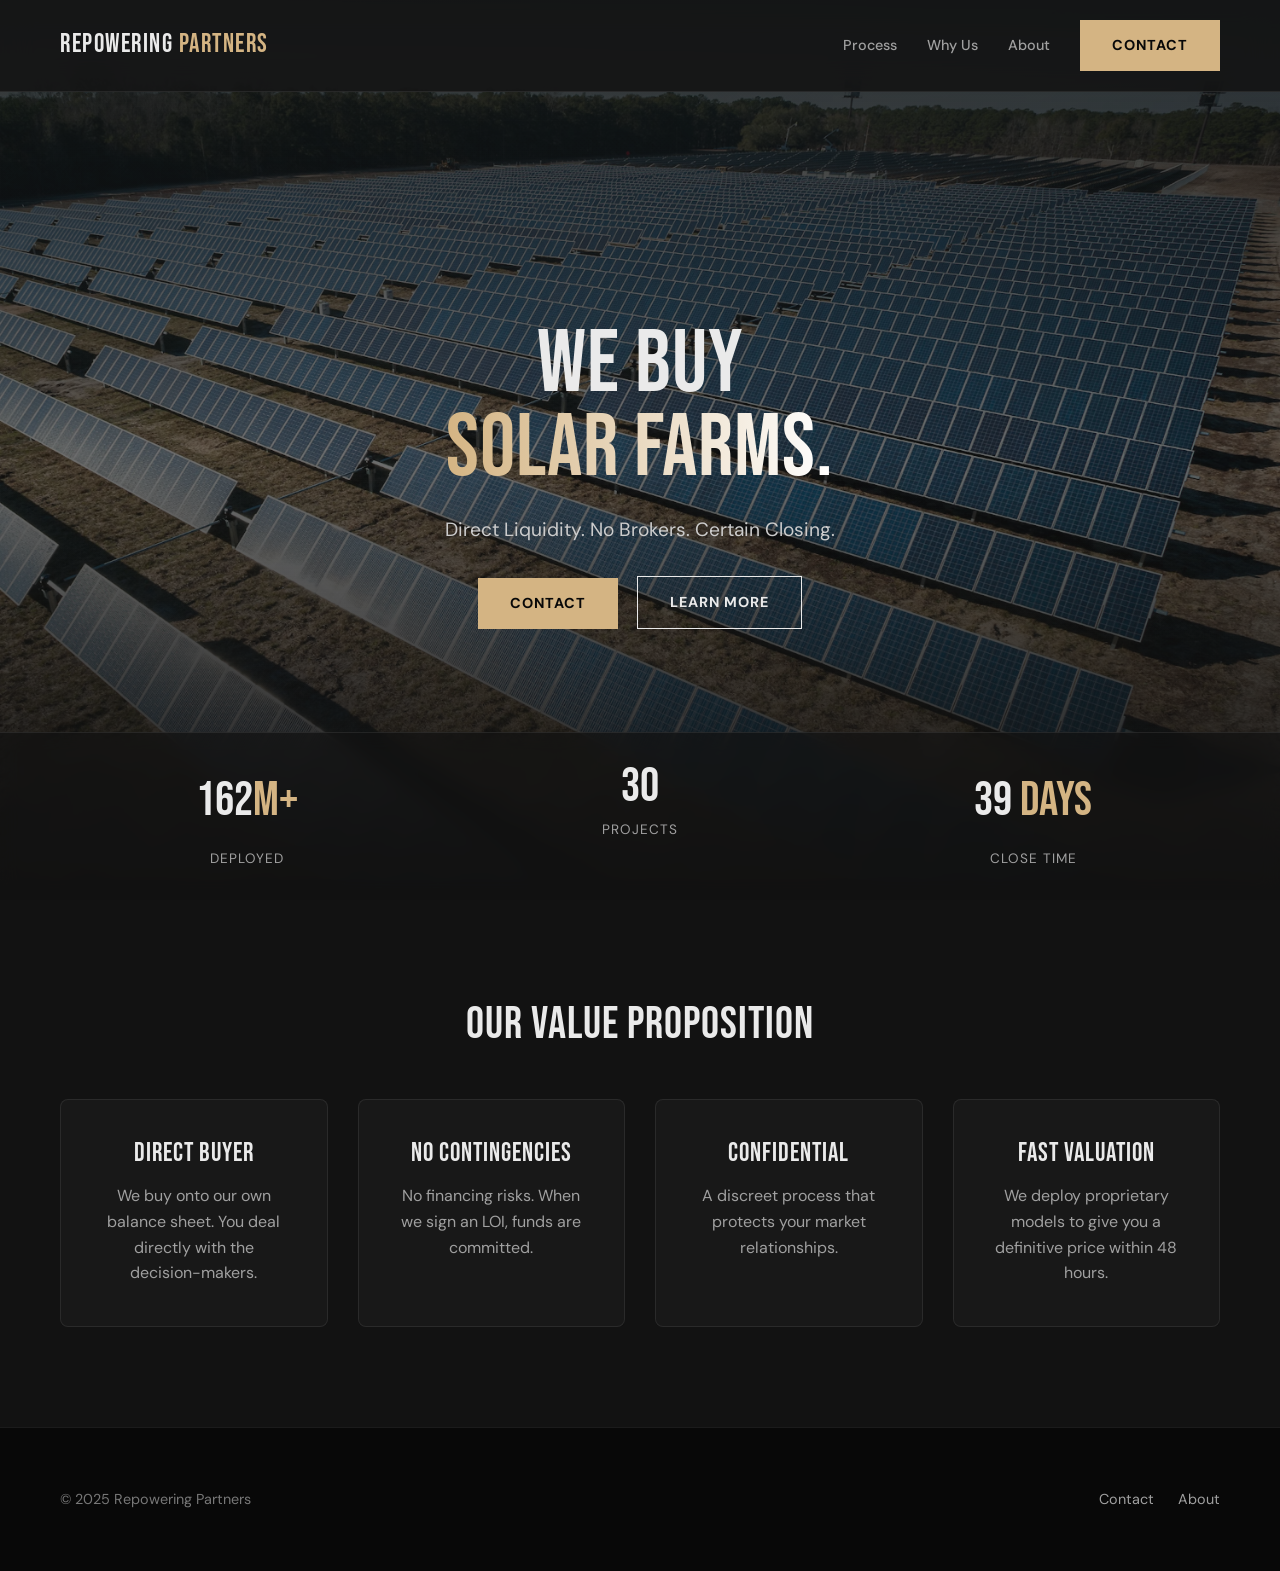
<file: index.html>
<!DOCTYPE html>
<html lang="en">
<head>
    <meta charset="UTF-8">
    <meta name="viewport" content="width=device-width, initial-scale=1.0">
    <title>Repowering Partners | Direct Solar Acquisition</title>
    <link href="https://fonts.googleapis.com/css2?family=Bebas+Neue&family=DM+Sans:wght@400;500;700&display=swap" rel="stylesheet">
    <link rel="stylesheet" href="style.css">
    <link rel="icon" href="data:image/svg+xml,<svg xmlns=%22http://www.w3.org/2000/svg%22 viewBox=%220 0 100 100%22><rect width=%22100%22 height=%22100%22 rx=%2220%22 fill=%22%23121212%22/><circle cx=%2250%22 cy=%2250%22 r=%2235%22 fill=%22%23D4B483%22/><path d=%22M50 10 L50 90 M10 50 L90 50 M22 22 L78 78 M22 78 L78 22%22 stroke=%22%23121212%22 stroke-width=%228%22 stroke-linecap=%22round%22/></svg>">
</head>
<body>
    <nav class="navbar">
        <div class="container nav-container">
            <a href="index.html" class="logo">REPOWERING <span class="text-accent">PARTNERS</span></a>
            <div class="nav-links">
                <a href="how-it-works.html">Process</a>
                <a href="why-us.html">Why Us</a>
                <a href="about.html">About</a>
                <a href="contact.html" class="btn btn-primary">Contact</a>
            </div>
            <div class="hamburger">
                <span style="display:block; width:30px; height:2px; background:#fff; margin:6px 0;"></span>
                <span style="display:block; width:30px; height:2px; background:#fff; margin:6px 0;"></span>
                <span style="display:block; width:30px; height:2px; background:#fff; margin:6px 0;"></span>
            </div>
        </div>
    </nav>
    <div class="mobile-menu">
        <a href="index.html" class="mobile-link">Home</a>
        <a href="how-it-works.html" class="mobile-link">Process</a>
        <a href="why-us.html" class="mobile-link">Why Us</a>
        <a href="contact.html" class="mobile-link">Contact</a>
    </div>

    <!-- HOME HERO -->
    <header class="hero">
        <div class="hero-bg" style="background-image: url('media/the1.avif');"></div>
        <div class="overlay"></div>
        <div class="container hero-content fade-in-up">
            <h1 class="hero-title">WE BUY <br><span class="text-accent gradient-text">SOLAR FARMS.</span></h1>
            <p style="font-size:1.2rem; color:#ccc; margin-bottom:30px;">Direct Liquidity. No Brokers. Certain Closing.</p>
            <div>
                <a href="contact.html" class="btn btn-primary">Contact</a>
                <a href="how-it-works.html" class="btn btn-ghost">Learn More</a>
            </div>
        </div>
        <div class="trust-bar fade-in">
            <div class="container trust-grid">
                <div><span class="stat-number" data-target="250">0</span><span class="stat-symbol">M+</span><span class="stat-label">Deployed</span></div>
                <div><span class="stat-number" data-target="45">0</span><span class="stat-label">Projects</span></div>
                <div><span class="stat-number" data-target="60">0</span><span class="stat-symbol"> Days</span><span class="stat-label">Close Time</span></div>
            </div>
        </div>
    </header>

    <!-- VALUE PREVIEW (Centered with 4 Cards) -->
    <section class="section">
        <div class="container project-section-centered">
            <h2 class="section-title fade-in">Our Value Proposition</h2>
            <div class="features-grid">
                <div class="card fade-in-up" style="animation-delay: 0.1s;">
                    <h3>Direct Buyer</h3>
                    <p style="color:var(--text-gray)">We buy onto our own balance sheet. You deal directly with the decision-makers.</p>
                </div>
                <div class="card fade-in-up" style="animation-delay: 0.2s;">
                    <h3>No Contingencies</h3>
                    <p style="color:var(--text-gray)">No financing risks. When we sign an LOI, funds are committed.</p>
                </div>
                <div class="card fade-in-up" style="animation-delay: 0.3s;">
                    <h3>Confidential</h3>
                    <p style="color:var(--text-gray)">A discreet process that protects your market relationships.</p>
                </div>
                <div class="card fade-in-up" style="animation-delay: 0.4s;">
                    <h3>Fast Valuation</h3>
                    <p style="color:var(--text-gray)">We deploy proprietary models to give you a definitive price within 48 hours.</p>
                </div>
            </div>
        </div>
    </section>

    <footer class="footer">
        <div class="container footer-content">
            <div>&copy; 2025 Repowering Partners</div>
            <div class="footer-links">
                <a href="contact.html">Contact</a>
                <a href="about.html">About</a>
            </div>
        </div>
    </footer>
    <script src="script.js"></script>
</body>
</html>
</file>
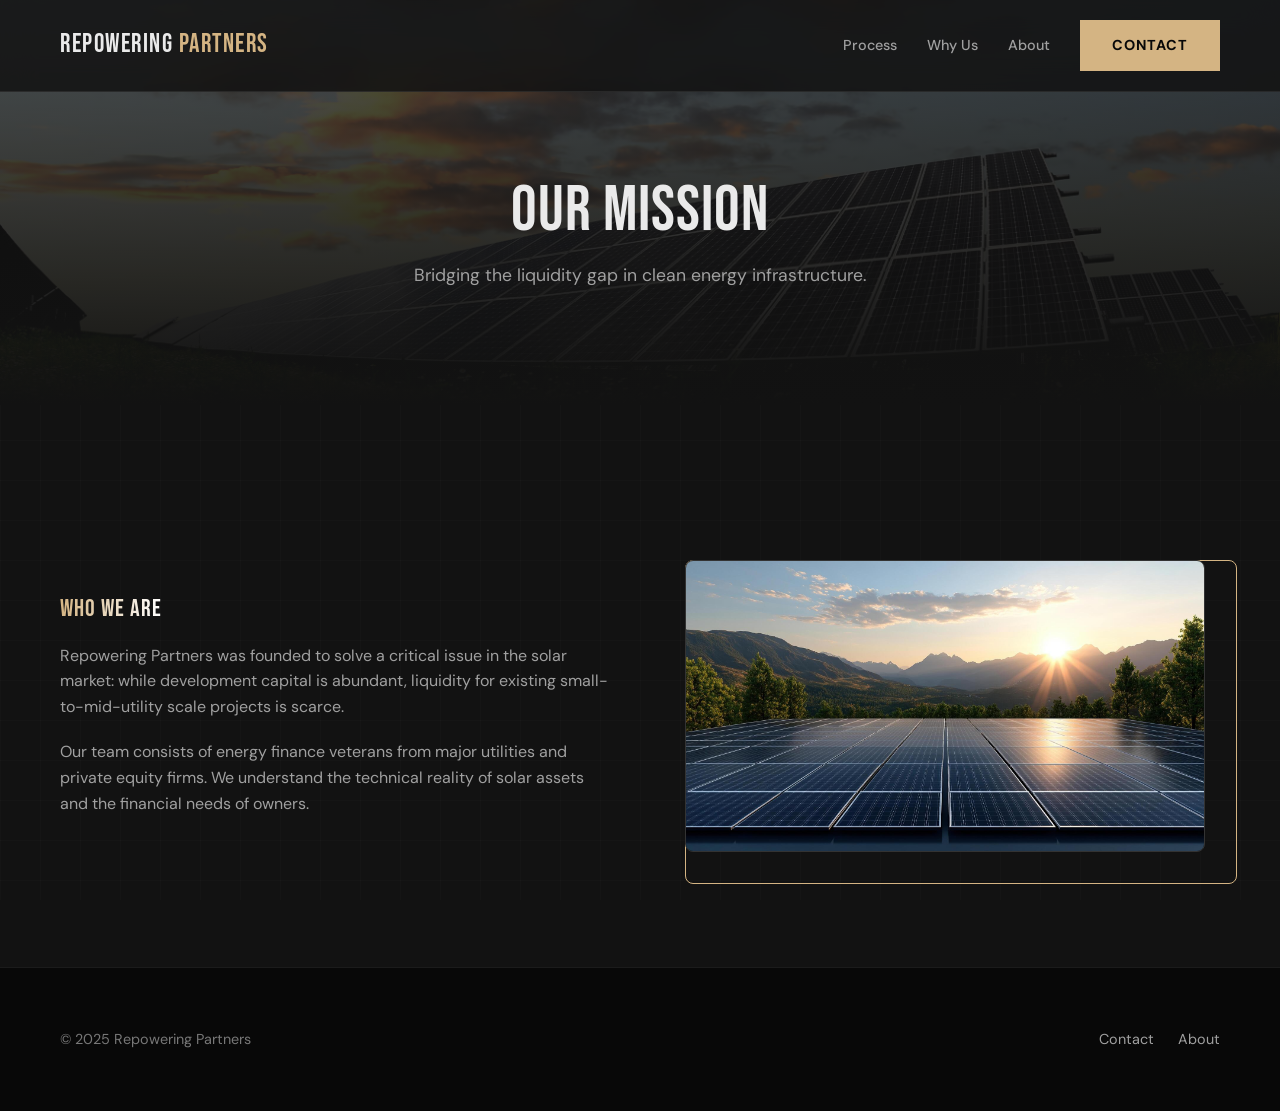
<file: about.html>
<!DOCTYPE html>
<html lang="en">
<head>
    <meta charset="UTF-8">
    <meta name="viewport" content="width=device-width, initial-scale=1.0">
    <title>About | Repowering Partners</title>
    <link href="https://fonts.googleapis.com/css2?family=Bebas+Neue&family=DM+Sans:wght@400;500;700&display=swap" rel="stylesheet">
    <link rel="stylesheet" href="style.css">
    <link rel="icon" href="data:image/svg+xml,<svg xmlns=%22http://www.w3.org/2000/svg%22 viewBox=%220 0 100 100%22><rect width=%22100%22 height=%22100%22 rx=%2220%22 fill=%22%23121212%22/><circle cx=%2250%22 cy=%2250%22 r=%2235%22 fill=%22%23D4B483%22/><path d=%22M50 10 L50 90 M10 50 L90 50 M22 22 L78 78 M22 78 L78 22%22 stroke=%22%23121212%22 stroke-width=%228%22 stroke-linecap=%22round%22/></svg>">
</head>
<body>
    <nav class="navbar">
        <div class="container nav-container">
            <a href="index.html" class="logo">REPOWERING <span class="text-accent">PARTNERS</span></a>
            <div class="nav-links">
                <a href="how-it-works.html">Process</a>
                <a href="why-us.html">Why Us</a>
                <a href="about.html">About</a>
                <a href="contact.html" class="btn btn-primary">Contact</a>
            </div>
             <div class="hamburger">
                <span style="display:block; width:30px; height:2px; background:#fff; margin:6px 0;"></span>
                <span style="display:block; width:30px; height:2px; background:#fff; margin:6px 0;"></span>
                <span style="display:block; width:30px; height:2px; background:#fff; margin:6px 0;"></span>
            </div>
        </div>
    </nav>
    <div class="mobile-menu">
        <a href="index.html" class="mobile-link">Home</a>
        <a href="how-it-works.html" class="mobile-link">Process</a>
        <a href="why-us.html" class="mobile-link">Why Us</a>
        <a href="contact.html" class="mobile-link">Get an Offer</a>
    </div>

    <header class="page-header" style="background-image: url('media/they.avif');">
        <div class="header-overlay"></div>
        <div class="header-content fade-in-up">
            <h1 class="header-title">Our Mission</h1>
            <p class="header-sub">Bridging the liquidity gap in clean energy infrastructure.</p>
        </div>
    </header>

    <section class="section">
        <div class="container grid-2">
            <div class="fade-in-up">
                <h2 style="margin-bottom:20px;" class="gradient-text">Who We Are</h2>
                <p style="color:var(--text-gray); margin-bottom:20px;">Repowering Partners was founded to solve a critical issue in the solar market: while development capital is abundant, liquidity for existing small-to-mid-utility scale projects is scarce.</p>
                <p style="color:var(--text-gray);">Our team consists of energy finance veterans from major utilities and private equity firms. We understand the technical reality of solar assets and the financial needs of owners.</p>
            </div>
            <div class="fade-in-up" style="animation-delay: 0.2s;">
                <div class="image-wrapper">
                    <img src="media/the.jpeg" style="width:100%; border:1px solid #333; height: 100%; object-fit: cover; border-radius: 8px;" alt="Solar Operations">
                </div>
            </div>
        </div>
    </section>

    <footer class="footer">
        <div class="container footer-content">
            <div>&copy; 2025 Repowering Partners</div>
            <div class="footer-links">
                <a href="contact.html">Contact</a>
                <a href="about.html">About</a>
            </div>
        </div>
    </footer>
    <script src="script.js"></script>
</body>
</html>
</file>
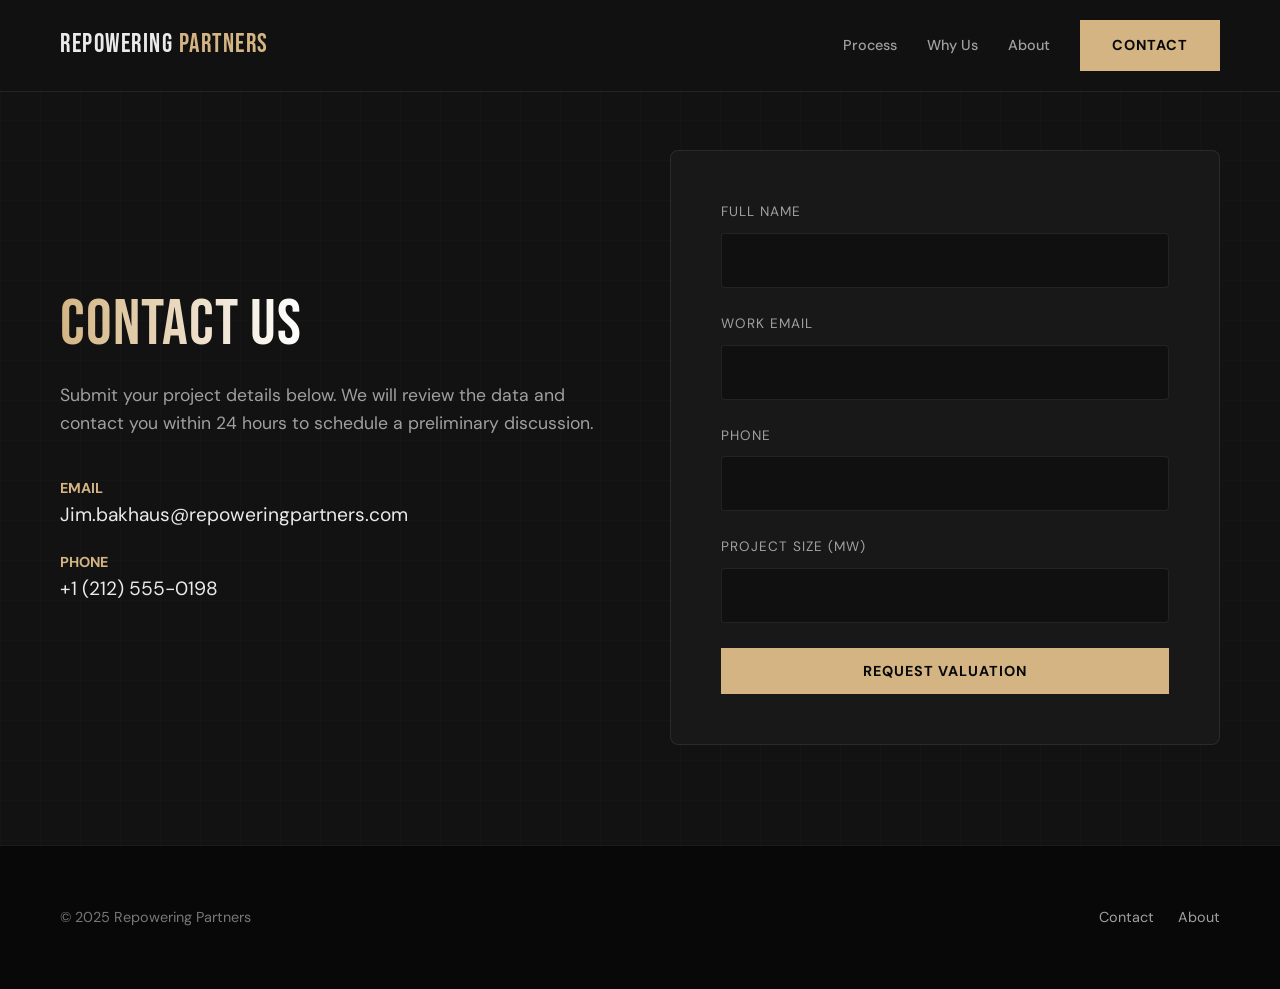
<file: contact.html>
<!DOCTYPE html>
<html lang="en">
<head>
    <meta charset="UTF-8">
    <meta name="viewport" content="width=device-width, initial-scale=1.0">
    <title>Get an Offer | Repowering Partners</title>
    <link href="https://fonts.googleapis.com/css2?family=Bebas+Neue&family=DM+Sans:wght@400;500;700&display=swap" rel="stylesheet">
    <link rel="stylesheet" href="style.css">
    <link rel="icon" href="data:image/svg+xml,<svg xmlns=%22http://www.w3.org/2000/svg%22 viewBox=%220 0 100 100%22><rect width=%22100%22 height=%22100%22 rx=%2220%22 fill=%22%23121212%22/><circle cx=%2250%22 cy=%2250%22 r=%2235%22 fill=%22%23D4B483%22/><path d=%22M50 10 L50 90 M10 50 L90 50 M22 22 L78 78 M22 78 L78 22%22 stroke=%22%23121212%22 stroke-width=%228%22 stroke-linecap=%22round%22/></svg>">
</head>
<body>
    <nav class="navbar">
        <div class="container nav-container">
            <a href="index.html" class="logo">REPOWERING <span class="text-accent">PARTNERS</span></a>
            <div class="nav-links">
                <a href="how-it-works.html">Process</a>
                <a href="why-us.html">Why Us</a>
                <a href="about.html">About</a>
                <a href="contact.html" class="btn btn-primary">Contact</a>
            </div>
             <div class="hamburger">
                <span style="display:block; width:30px; height:2px; background:#fff; margin:6px 0;"></span>
                <span style="display:block; width:30px; height:2px; background:#fff; margin:6px 0;"></span>
                <span style="display:block; width:30px; height:2px; background:#fff; margin:6px 0;"></span>
            </div>
        </div>
    </nav>
    <div class="mobile-menu">
        <a href="index.html" class="mobile-link">Home</a>
        <a href="how-it-works.html" class="mobile-link">Process</a>
        <a href="why-us.html" class="mobile-link">Why Us</a>
        <a href="contact.html" class="mobile-link">Contact</a>
    </div>

    <section class="section" style="padding-top:150px;">
        <div class="container">
            <div class="grid-2">
                <div class="fade-in-left">
                    <h1 class="gradient-text" style="font-size:4rem; margin-bottom:20px;">CONTACT US</h1>
                    <p style="color:var(--text-gray); margin-bottom:40px; font-size:1.1rem;">Submit your project details below. We will review the data and contact you within 24 hours to schedule a preliminary discussion.</p>
                    
                    <div style="margin-bottom:20px;">
                        <span style="color:var(--accent-primary); font-size:0.9rem; font-weight:bold; display:block;">EMAIL</span>
                        <span style="font-size:1.2rem;">Jim.bakhaus@repoweringpartners.com</span>
                    </div>
                    <div>
                        <span style="color:var(--accent-primary); font-size:0.9rem; font-weight:bold; display:block;">PHONE</span>
                        <span style="font-size:1.2rem;">+1 (212) 555-0198</span>
                    </div>
                </div>

                <form id="offerForm" class="contact-form fade-in-up card-hover">
                    <div class="form-group">
                        <label>Full Name</label>
                        <input type="text" required>
                    </div>
                    <div class="form-group">
                        <label>Work Email</label>
                        <input type="email" required>
                    </div>
                    <div class="form-group">
                        <label>Phone</label>
                        <input type="tel" required>
                    </div>
                    <div class="form-group">
                        <label>Project Size (MW)</label>
                        <input type="number" required>
                    </div>
                    <button type="submit" class="btn btn-primary" style="width:100%;">Request Valuation</button>
                    <div id="successMessage" style="display:none; text-align:center; color: var(--accent-primary); margin-top: 20px;">Thank you. We will be in touch shortly.</div>
                </form>
            </div>
        </div>
    </section>

    <footer class="footer">
        <div class="container footer-content">
            <div>&copy; 2025 Repowering Partners</div>
            <div class="footer-links">
                <a href="contact.html">Contact</a>
                <a href="about.html">About</a>
            </div>
        </div>
    </footer>
    <script src="script.js"></script>
</body>
</html>
</file>
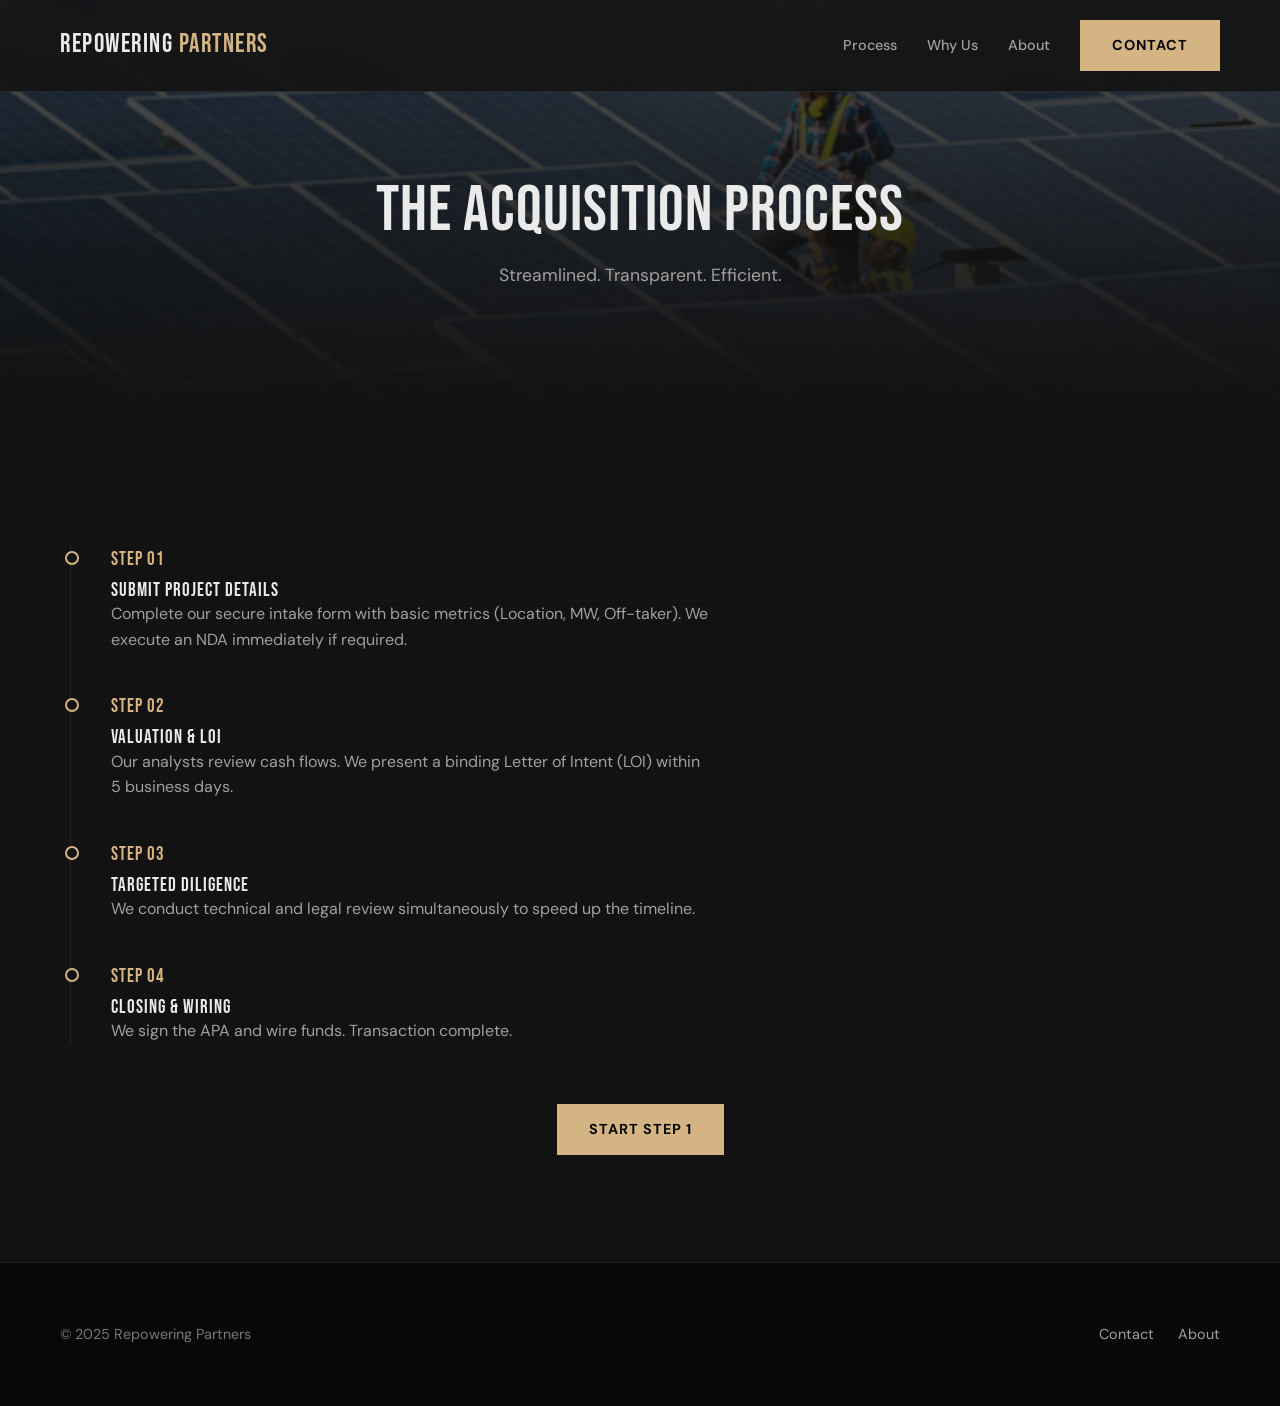
<file: how-it-works.html>
<!DOCTYPE html>
<html lang="en">
<head>
    <meta charset="UTF-8">
    <meta name="viewport" content="width=device-width, initial-scale=1.0">
    <title>How It Works | Repowering Partners</title>
    <link href="https://fonts.googleapis.com/css2?family=Bebas+Neue&family=DM+Sans:wght@400;500;700&display=swap" rel="stylesheet">
    <link rel="stylesheet" href="style.css">
    <link rel="icon" href="data:image/svg+xml,<svg xmlns=%22http://www.w3.org/2000/svg%22 viewBox=%220 0 100 100%22><rect width=%22100%22 height=%22100%22 rx=%2220%22 fill=%22%23121212%22/><circle cx=%2250%22 cy=%2250%22 r=%2235%22 fill=%22%23D4B483%22/><path d=%22M50 10 L50 90 M10 50 L90 50 M22 22 L78 78 M22 78 L78 22%22 stroke=%22%23121212%22 stroke-width=%228%22 stroke-linecap=%22round%22/></svg>">
</head>
<body>
    <nav class="navbar">
        <div class="container nav-container">
            <a href="index.html" class="logo">REPOWERING <span class="text-accent">PARTNERS</span></a>
            <div class="nav-links">
                <a href="how-it-works.html">Process</a>
                <a href="why-us.html">Why Us</a>
                <a href="about.html">About</a>
                <a href="contact.html" class="btn btn-primary">Contact</a>
            </div>
             <div class="hamburger">
                <span style="display:block; width:30px; height:2px; background:#fff; margin:6px 0;"></span>
                <span style="display:block; width:30px; height:2px; background:#fff; margin:6px 0;"></span>
                <span style="display:block; width:30px; height:2px; background:#fff; margin:6px 0;"></span>
            </div>
        </div>
    </nav>
    <div class="mobile-menu">
        <a href="index.html" class="mobile-link">Home</a>
        <a href="how-it-works.html" class="mobile-link">Process</a>
        <a href="why-us.html" class="mobile-link">Why Us</a>
        <a href="contact.html" class="mobile-link">Get an Offer</a>
    </div>

    <header class="page-header" style="background-image: url('media/the2.jpg');">
        <div class="header-overlay"></div>
        <div class="header-content fade-in-up">
            <h1 class="header-title">The Acquisition Process</h1>
            <p class="header-sub">Streamlined. Transparent. Efficient.</p>
        </div>
    </header>

    <section class="section">
        <div class="container">
            <div class="process-vertical">
                <div class="step fade-in-left" style="animation-delay: 0.1s;">
                    <div class="step-number">STEP 01</div>
                    <h3>Submit Project Details</h3>
                    <p style="color:var(--text-gray); max-width:600px;">Complete our secure intake form with basic metrics (Location, MW, Off-taker). We execute an NDA immediately if required.</p>
                </div>
                <div class="step fade-in-left" style="animation-delay: 0.2s;">
                    <div class="step-number">STEP 02</div>
                    <h3>Valuation & LOI</h3>
                    <p style="color:var(--text-gray); max-width:600px;">Our analysts review cash flows. We present a binding Letter of Intent (LOI) within 5 business days.</p>
                </div>
                <div class="step fade-in-left" style="animation-delay: 0.3s;">
                    <div class="step-number">STEP 03</div>
                    <h3>Targeted Diligence</h3>
                    <p style="color:var(--text-gray); max-width:600px;">We conduct technical and legal review simultaneously to speed up the timeline.</p>
                </div>
                <div class="step fade-in-left" style="animation-delay: 0.4s;">
                    <div class="step-number">STEP 04</div>
                    <h3>Closing & Wiring</h3>
                    <p style="color:var(--text-gray); max-width:600px;">We sign the APA and wire funds. Transaction complete.</p>
                </div>
            </div>
            <div style="margin-top:60px; text-align:center;" class="fade-in-up" style="animation-delay: 0.6s;">
                <a href="contact.html" class="btn btn-primary">Start Step 1</a>
            </div>
        </div>
    </section>

    <footer class="footer">
        <div class="container footer-content">
            <div>&copy; 2025 Repowering Partners</div>
            <div class="footer-links">
                <a href="contact.html">Contact</a>
                <a href="about.html">About</a>
            </div>
        </div>
    </footer>
    <script src="script.js"></script>
</body>
</html>
</file>
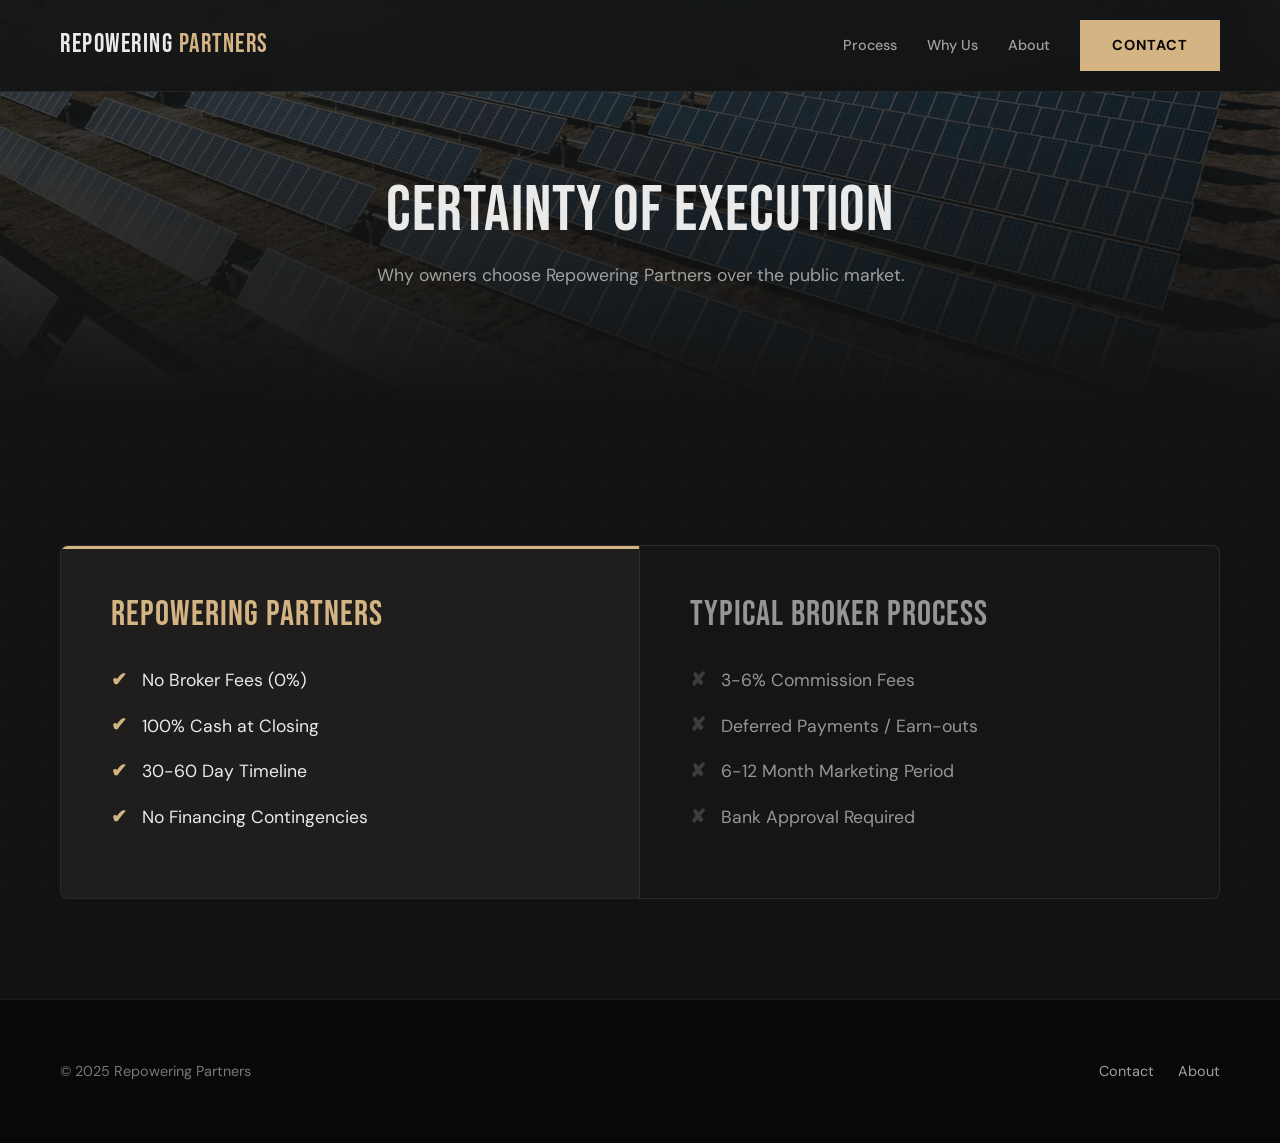
<file: why-sell.html>
<!DOCTYPE html>
<html lang="en">
<head>
    <meta charset="UTF-8">
    <meta name="viewport" content="width=device-width, initial-scale=1.0">
    <title>Why Sell to Us | Repowering Partners</title>
    <link href="https://fonts.googleapis.com/css2?family=Bebas+Neue&family=DM+Sans:wght@400;500;700&display=swap" rel="stylesheet">
    <link rel="stylesheet" href="style.css">
    <link rel="icon" href="data:image/svg+xml,<svg xmlns=%22http://www.w3.org/2000/svg%22 viewBox=%220 0 100 100%22><rect width=%22100%22 height=%22100%22 rx=%2220%22 fill=%22%23121212%22/><circle cx=%2250%22 cy=%2250%22 r=%2235%22 fill=%22%23D4B483%22/><path d=%22M50 10 L50 90 M10 50 L90 50 M22 22 L78 78 M22 78 L78 22%22 stroke=%22%23121212%22 stroke-width=%228%22 stroke-linecap=%22round%22/></svg>">
</head>
<body>
    <nav class="navbar">
        <div class="container nav-container">
            <a href="index.html" class="logo">REPOWERING <span class="text-accent">PARTNERS</span></a>
            <div class="nav-links">
                <a href="how-it-works.html">Process</a>
                <a href="why-us.html">Why Us</a>
                <a href="about.html">About</a>
                <a href="contact.html" class="btn btn-primary">Contact</a>
            </div>
             <div class="hamburger">
                <span style="display:block; width:30px; height:2px; background:#fff; margin:6px 0;"></span>
                <span style="display:block; width:30px; height:2px; background:#fff; margin:6px 0;"></span>
                <span style="display:block; width:30px; height:2px; background:#fff; margin:6px 0;"></span>
            </div>
        </div>
    </nav>
    <div class="mobile-menu">
        <a href="index.html" class="mobile-link">Home</a>
        <a href="how-it-works.html" class="mobile-link">Process</a>
        <a href="why-us.html" class="mobile-link">Why Us</a>
        <a href="contact.html" class="mobile-link">Get an Offer</a>
    </div>

    <!-- Find the <header> tag and replace the style -->
<header class="page-header" style="background-image: url('media/the1.avif');">
        <div class="header-overlay"></div>
        <div class="header-content fade-in">
            <h1 class="header-title">Certainty of Execution</h1>
            <p class="header-sub">Why owners choose Repowering Partners over the public market.</p>
        </div>
    </header>

    <section class="section">
        <div class="container">
            <div class="comparison-wrapper">
                <div class="comp-col us">
                    <h3>Repowering Partners</h3>
                    <ul>
                        <li><span class="check">✔</span> No Broker Fees (0%)</li>
                        <li><span class="check">✔</span> 100% Cash at Closing</li>
                        <li><span class="check">✔</span> 30-60 Day Timeline</li>
                        <li><span class="check">✔</span> No Financing Contingencies</li>
                    </ul>
                </div>
                <div class="comp-col them">
                    <h3>Typical Broker Process</h3>
                    <ul>
                        <li><span class="cross">✘</span> 3-6% Commission Fees</li>
                        <li><span class="cross">✘</span> Deferred Payments / Earn-outs</li>
                        <li><span class="cross">✘</span> 6-12 Month Marketing Period</li>
                        <li><span class="cross">✘</span> Bank Approval Required</li>
                    </ul>
                </div>
            </div>
        </div>
    </section>

    <footer class="footer">
        <div class="container footer-content">
            <div>&copy; 2025 Repowering Partners</div>
            <div class="footer-links">
                <a href="contact.html">Contact</a>
                <a href="about.html">About</a>
            </div>
        </div>
    </footer>
    <script src="script.js"></script>
</body>
</html>
</file>
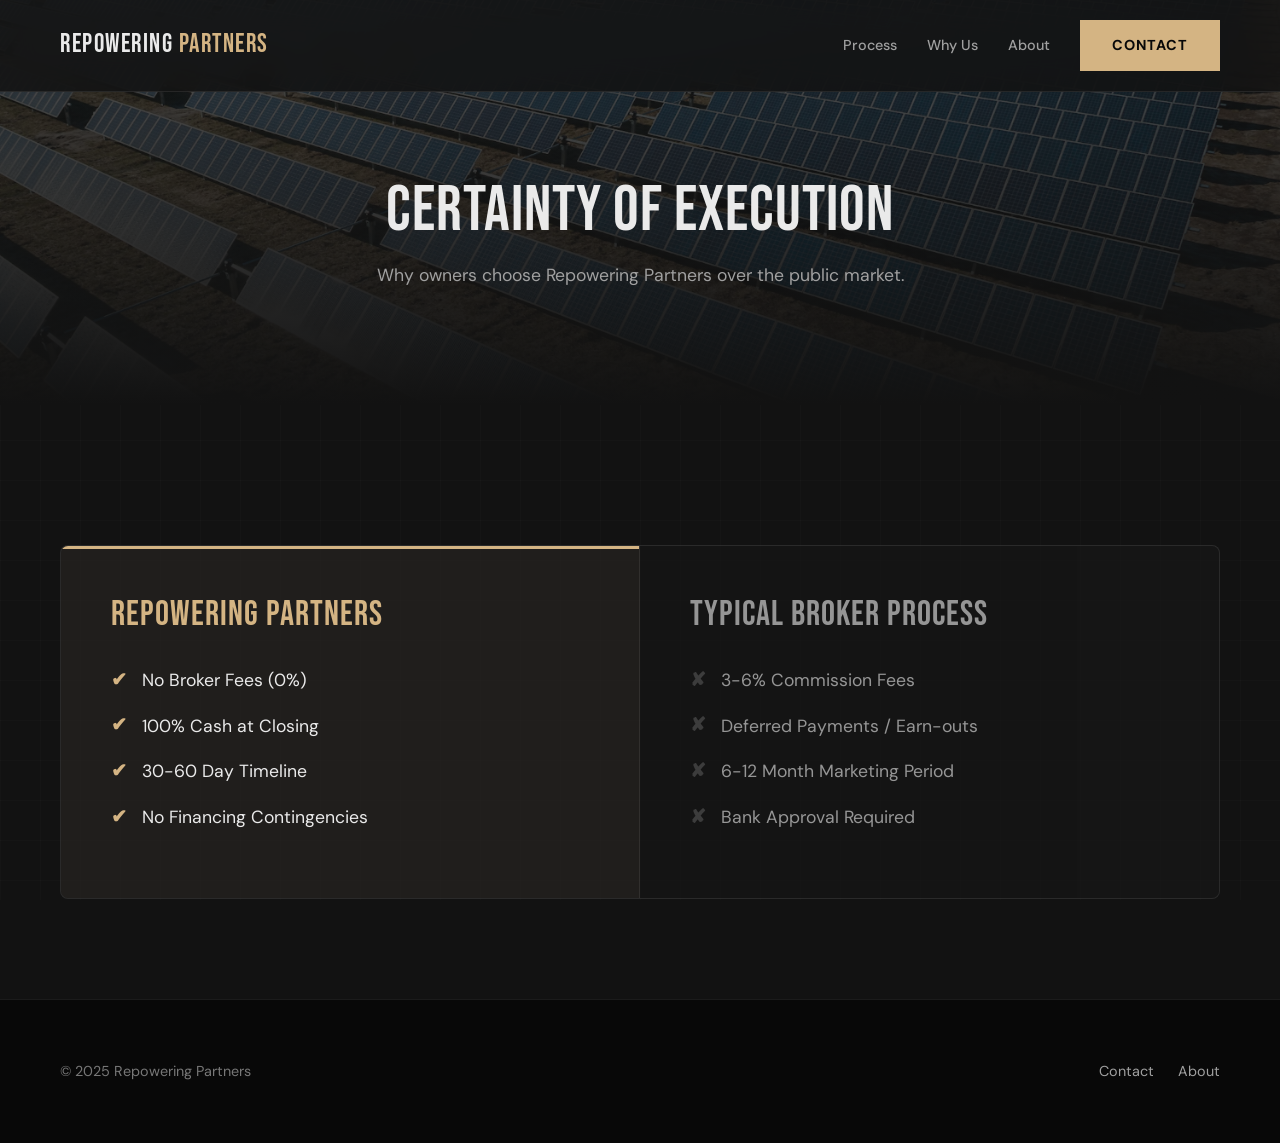
<file: why-us.html>
<!DOCTYPE html>
<html lang="en">
<head>
    <meta charset="UTF-8">
    <meta name="viewport" content="width=device-width, initial-scale=1.0">
    <title>Why Sell to Us | Repowering Partners</title>
    <link href="https://fonts.googleapis.com/css2?family=Bebas+Neue&family=DM+Sans:wght@400;500;700&display=swap" rel="stylesheet">
    <link rel="stylesheet" href="style.css">
    <link rel="icon" href="data:image/svg+xml,<svg xmlns=%22http://www.w3.org/2000/svg%22 viewBox=%220 0 100 100%22><rect width=%22100%22 height=%22100%22 rx=%2220%22 fill=%22%23121212%22/><circle cx=%2250%22 cy=%2250%22 r=%2235%22 fill=%22%23D4B483%22/><path d=%22M50 10 L50 90 M10 50 L90 50 M22 22 L78 78 M22 78 L78 22%22 stroke=%22%23121212%22 stroke-width=%228%22 stroke-linecap=%22round%22/></svg>">
</head>
<body>
    <nav class="navbar">
        <div class="container nav-container">
            <a href="index.html" class="logo">REPOWERING <span class="text-accent">PARTNERS</span></a>
            <div class="nav-links">
                <a href="how-it-works.html">Process</a>
                <a href="why-us.html">Why Us</a>
                <a href="about.html">About</a>
                <a href="contact.html" class="btn btn-primary">Contact</a>
            </div>
             <div class="hamburger">
                <span style="display:block; width:30px; height:2px; background:#fff; margin:6px 0;"></span>
                <span style="display:block; width:30px; height:2px; background:#fff; margin:6px 0;"></span>
                <span style="display:block; width:30px; height:2px; background:#fff; margin:6px 0;"></span>
            </div>
        </div>
    </nav>
    <div class="mobile-menu">
        <a href="index.html" class="mobile-link">Home</a>
        <a href="how-it-works.html" class="mobile-link">Process</a>
        <a href="why-us.html" class="mobile-link">Why Us</a>
        <a href="contact.html" class="mobile-link">Get an Offer</a>
    </div>

    <header class="page-header" style="background-image: url('media/the1.avif');">
        <div class="header-overlay"></div>
        <div class="header-content fade-in-up">
            <h1 class="header-title">Certainty of Execution</h1>
            <p class="header-sub">Why owners choose Repowering Partners over the public market.</p>
        </div>
    </header>

    <section class="section">
        <div class="container">
            <!-- Unified Wrapper - Fixed the broken card-hover classes inside -->
            <div class="comparison-wrapper fade-in-up">
                <div class="comp-col us">
                    <h3>Repowering Partners</h3>
                    <ul>
                        <li><span class="check">✔</span> No Broker Fees (0%)</li>
                        <li><span class="check">✔</span> 100% Cash at Closing</li>
                        <li><span class="check">✔</span> 30-60 Day Timeline</li>
                        <li><span class="check">✔</span> No Financing Contingencies</li>
                    </ul>
                </div>
                <div class="comp-col them">
                    <h3>Typical Broker Process</h3>
                    <ul>
                        <li><span class="cross">✘</span> 3-6% Commission Fees</li>
                        <li><span class="cross">✘</span> Deferred Payments / Earn-outs</li>
                        <li><span class="cross">✘</span> 6-12 Month Marketing Period</li>
                        <li><span class="cross">✘</span> Bank Approval Required</li>
                    </ul>
                </div>
            </div>
        </div>
    </section>

    <footer class="footer">
        <div class="container footer-content">
            <div>&copy; 2025 Repowering Partners</div>
            <div class="footer-links">
                <a href="contact.html">Contact</a>
                <a href="about.html">About</a>
            </div>
        </div>
    </footer>
    <script src="script.js"></script>
</body>
</html>
</file>
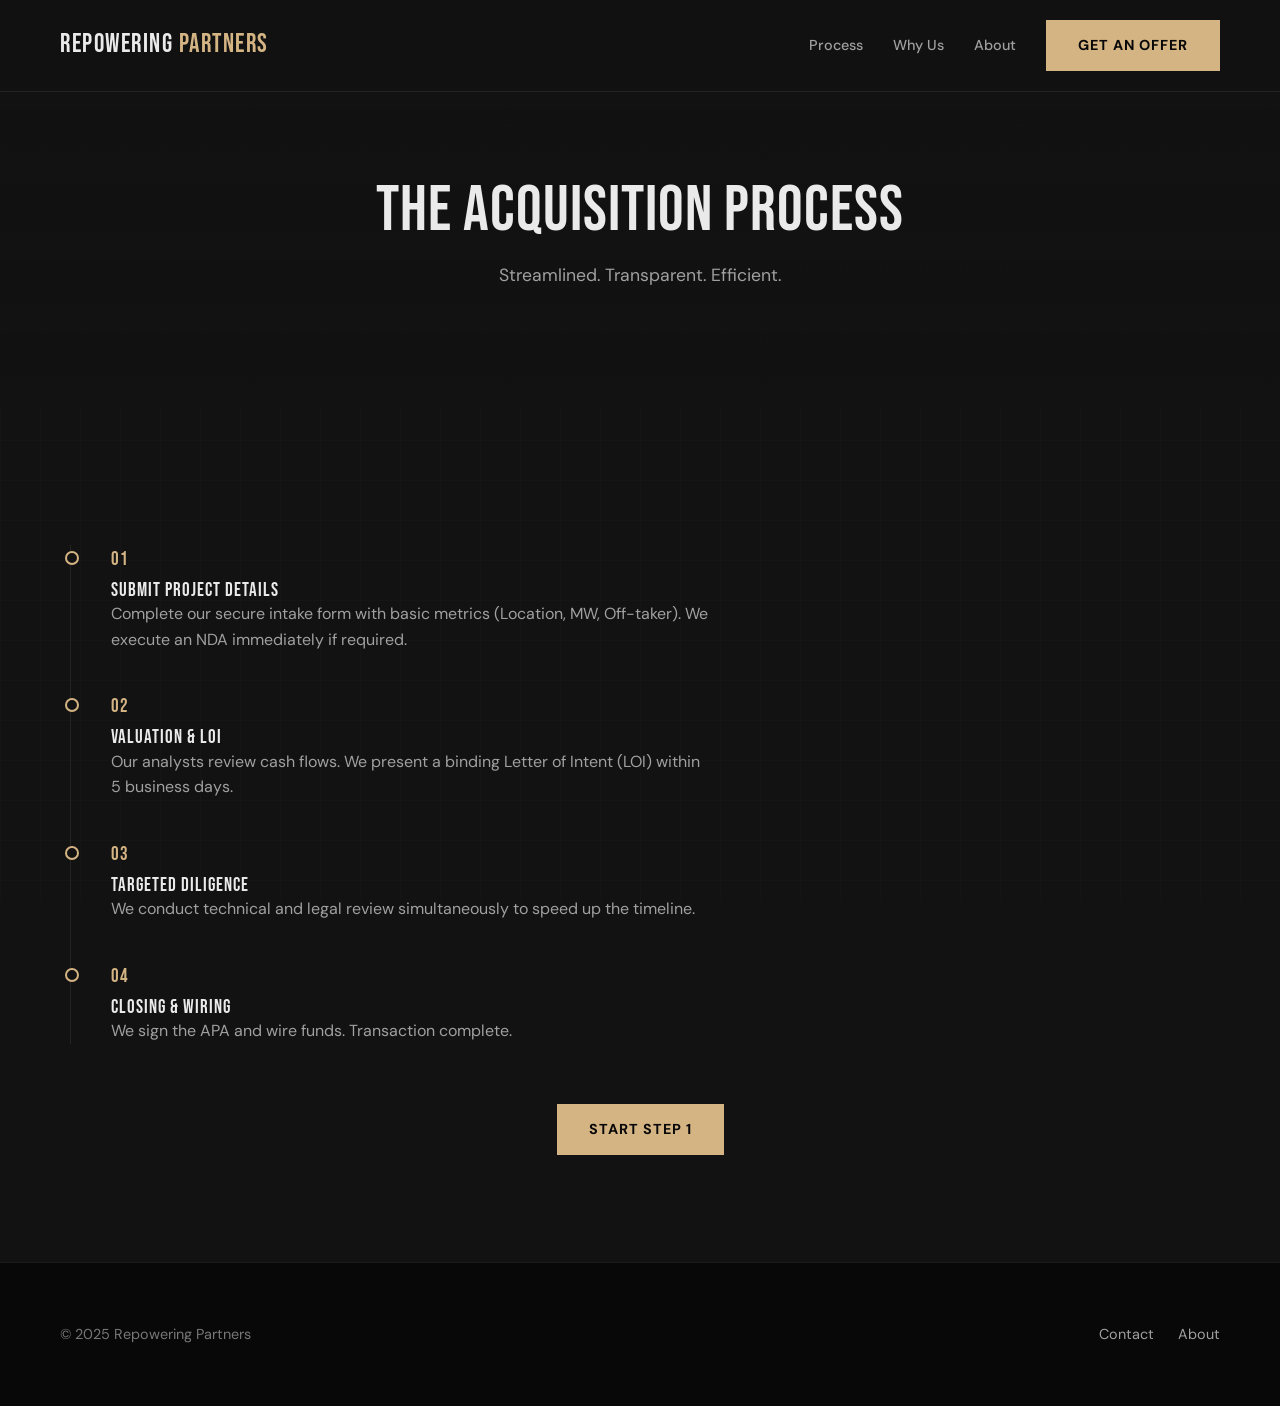
<file: works.html>
<!DOCTYPE html>
<html lang="en">
<head>
    <meta charset="UTF-8">
    <meta name="viewport" content="width=device-width, initial-scale=1.0">
    <title>How It Works | Repowering Partners</title>
    <link href="https://fonts.googleapis.com/css2?family=Bebas+Neue&family=DM+Sans:wght@400;500;700&display=swap" rel="stylesheet">
    <link rel="stylesheet" href="style.css">
</head>
<body>
    <!-- Use same Nav as index.html -->
    <nav class="navbar">
        <div class="container nav-container">
            <a href="index.html" class="logo">REPOWERING <span class="text-accent">PARTNERS</span></a>
            <div class="nav-links">
                <a href="how-it-works.html">Process</a>
                <a href="why-us.html">Why Us</a>
                <a href="about.html">About</a>
                <a href="contact.html" class="btn btn-primary">Get an Offer</a>
            </div>
             <!-- Hamburger logic handled by script.js -->
             <div class="hamburger">
                <span style="display:block; width:30px; height:2px; background:#fff; margin:6px 0;"></span>
                <span style="display:block; width:30px; height:2px; background:#fff; margin:6px 0;"></span>
                <span style="display:block; width:30px; height:2px; background:#fff; margin:6px 0;"></span>
            </div>
        </div>
    </nav>
    <div class="mobile-menu">
        <a href="index.html" class="mobile-link">Home</a>
        <a href="how-it-works.html" class="mobile-link">Process</a>
        <a href="why-us.html" class="mobile-link">Why Us</a>
        <a href="contact.html" class="mobile-link">Get an Offer</a>
    </div>

    <!-- Page Header -->
    <header class="page-header" style="background-image: url('https://images.unsplash.com/photo-1497435334941-8c899ee9e8e9?q=80&w=2074&auto=format&fit=crop');">
        <div class="header-overlay"></div>
        <div class="header-content fade-in">
            <h1 class="header-title">The Acquisition Process</h1>
            <p class="header-sub">Streamlined. Transparent. Efficient.</p>
        </div>
    </header>

    <section class="section">
        <div class="container">
            <div class="process-vertical">
                <div class="step">
                    <div class="step-number">01</div>
                    <h3>Submit Project Details</h3>
                    <p style="color:var(--text-gray); max-width:600px;">Complete our secure intake form with basic metrics (Location, MW, Off-taker). We execute an NDA immediately if required.</p>
                </div>
                <div class="step">
                    <div class="step-number">02</div>
                    <h3>Valuation & LOI</h3>
                    <p style="color:var(--text-gray); max-width:600px;">Our analysts review cash flows. We present a binding Letter of Intent (LOI) within 5 business days.</p>
                </div>
                <div class="step">
                    <div class="step-number">03</div>
                    <h3>Targeted Diligence</h3>
                    <p style="color:var(--text-gray); max-width:600px;">We conduct technical and legal review simultaneously to speed up the timeline.</p>
                </div>
                <div class="step">
                    <div class="step-number">04</div>
                    <h3>Closing & Wiring</h3>
                    <p style="color:var(--text-gray); max-width:600px;">We sign the APA and wire funds. Transaction complete.</p>
                </div>
            </div>
            <div style="margin-top:60px; text-align:center;">
                <a href="contact.html" class="btn btn-primary">Start Step 1</a>
            </div>
        </div>
    </section>

    <!-- Footer -->
    <footer class="footer">
        <div class="container footer-content">
            <div>&copy; 2025 Repowering Partners</div>
            <div class="footer-links">
                <a href="contact.html">Contact</a>
                <a href="about.html">About</a>
            </div>
        </div>
    </footer>
    <script src="script.js"></script>
</body>
</html>
</file>
<file: style.css>
/* 
    THEME: Matte Onyx & Champagne Bronze
    STYLE: Luxury Industrial, Responsive, Professional
*/

:root {
    --bg-dark: #121212;
    --bg-darker: #080808;
    --bg-card: rgba(28, 28, 28, 0.7); 
    --accent-primary: #D4B483; 
    --accent-hover: #E8CA9B; 
    --text-white: #EAEAEA;
    --text-gray: #A0A0A0; 
    --border-color: rgba(255, 255, 255, 0.08);
    --font-heading: 'Bebas Neue', sans-serif;
    --font-body: 'DM Sans', sans-serif;
    --transition: all 0.3s cubic-bezier(0.25, 0.8, 0.25, 1);
    --container-padding: 20px;
}

/* --- RESET & BASE --- */
* { margin: 0; padding: 0; box-sizing: border-box; }

html { scroll-behavior: smooth; font-size: 16px; }

body {
    background-color: var(--bg-dark);
    color: var(--text-white);
    font-family: var(--font-body);
    line-height: 1.6;
    overflow-x: hidden;
    -webkit-font-smoothing: antialiased;
}

/* Subtle texture overlay */
body::before {
    content: ""; position: fixed;
    top: 0; left: 0; width: 100vw; height: 100vh;
    background-image: 
        linear-gradient(rgba(255, 255, 255, 0.015) 1px, transparent 1px),
        linear-gradient(90deg, rgba(255, 255, 255, 0.015) 1px, transparent 1px);
    background-size: 40px 40px;
    pointer-events: none; z-index: -1;
}

/* Typography Defaults */
h1, h2, h3, h4 {
    font-family: var(--font-heading);
    text-transform: uppercase;
    letter-spacing: 1px;
    font-weight: 400;
    line-height: 1.1;
}

a { text-decoration: none; color: inherit; transition: var(--transition); }
ul { list-style: none; }
img { max-width: 100%; height: auto; display: block; }

.container { max-width: 1200px; margin: 0 auto; padding: 0 var(--container-padding); }

.text-accent { color: var(--accent-primary); }

.gradient-text {
    background: linear-gradient(to right, var(--accent-primary), #FFF);
    -webkit-background-clip: text;
    -webkit-text-fill-color: transparent;
    display: inline-block;
}

/* --- BUTTONS --- */
.btn {
    display: inline-block; padding: 14px 32px;
    font-family: var(--font-body); font-weight: 700;
    text-transform: uppercase; font-size: 0.9rem;
    letter-spacing: 1px; cursor: pointer; border: none;
    transition: var(--transition); text-align: center;
    position: relative; overflow: hidden; z-index: 1;
}

.btn-primary { background-color: var(--accent-primary); color: var(--bg-darker); }

.btn-primary::before {
    content: ''; position: absolute; top: 0; left: -100%;
    width: 100%; height: 100%;
    background: linear-gradient(120deg, transparent, rgba(255,255,255,0.4), transparent);
    transition: left 0.6s ease; z-index: -1;
}

.btn-primary:hover::before { left: 100%; }
.btn-primary:hover {
    background-color: var(--accent-hover);
    transform: translateY(-2px);
    box-shadow: 0 5px 15px rgba(212, 180, 131, 0.2);
}

.btn-ghost {
    background: transparent; border: 1px solid var(--text-white);
    color: var(--text-white); margin-left: 15px;
}

.btn-ghost:hover { 
    background: rgba(255, 255, 255, 0.05); 
    border-color: var(--accent-primary); color: var(--accent-primary);
}

/* --- NAVIGATION --- */
.navbar {
    position: fixed; top: 0; width: 100%;
    background: rgba(18, 18, 18, 0.85);
    backdrop-filter: blur(16px); -webkit-backdrop-filter: blur(16px);
    border-bottom: 1px solid var(--border-color);
    z-index: 1000; padding: 20px 0;
    transition: padding 0.4s ease, background 0.4s ease;
}

.nav-container { display: flex; justify-content: space-between; align-items: center; }

.logo { font-family: var(--font-heading); font-size: 1.6rem; letter-spacing: 1.5px; color: var(--text-white); white-space: nowrap; }

.nav-links { display: flex; align-items: center; gap: 30px; }
.nav-links a:not(.btn) { font-size: 0.9rem; font-weight: 500; color: var(--text-gray); position: relative; }
.nav-links a:not(.btn):hover, .nav-links a.active { color: var(--text-white); }
.nav-links a.active::after {
    content: ''; position: absolute; bottom: -5px; left: 0;
    width: 100%; height: 1px; background: var(--accent-primary);
}

/* Animated Hamburger */
.hamburger { display: none; cursor: pointer; padding: 10px; z-index: 1001; position: relative;}
.hamburger span { transition: var(--transition); }
.hamburger.active span:nth-child(1) { transform: translateY(8px) rotate(45deg); background: var(--accent-primary); }
.hamburger.active span:nth-child(2) { opacity: 0; }
.hamburger.active span:nth-child(3) { transform: translateY(-8px) rotate(-45deg); background: var(--accent-primary); }

/* --- HERO SECTIONS --- */
.hero {
    position: relative; height: 100vh; min-height: 600px;
    display: flex; align-items: center; justify-content: center;
    padding-top: 60px; overflow: hidden;
}

@keyframes kenBurns {
    0% { transform: scale(1); }
    100% { transform: scale(1.08); }
}

.hero-bg, .page-header { background-size: cover; background-position: center; }

.hero-bg {
    position: absolute; top: 0; left: 0; width: 100%; height: 100%;
    z-index: -2; animation: kenBurns 25s ease-out infinite alternate;
}

.overlay {
    position: absolute; top: 0; left: 0; width: 100%; height: 100%;
    background: linear-gradient(180deg, rgba(18,18,18,0.85) 0%, rgba(18,18,18,0.6) 50%, rgba(18,18,18,1) 100%);
    z-index: -1;
}

.hero-content { text-align: center; max-width: 900px; padding: 0 20px; }
.hero-title { font-size: 5.5rem; line-height: 0.95; margin-bottom: 25px; }

/* Sub-Page Headers */
.page-header {
    height: 45vh; min-height: 350px;
    display: flex; align-items: center; justify-content: center;
    position: relative; padding-top: 60px; margin-bottom: 40px; overflow: hidden;
}

.header-overlay {
    position: absolute; top: 0; left: 0; width: 100%; height: 100%;
    background: linear-gradient(0deg, var(--bg-dark) 0%, rgba(18,18,18,0.7) 100%);
}

.header-content { position: relative; z-index: 2; text-align: center; padding: 0 20px;}
.header-title { font-size: 4rem; margin-bottom: 15px; }
.header-sub { font-size: 1.1rem; color: var(--text-gray); max-width: 600px; margin: 0 auto; }

/* --- SECTIONS & LAYOUT --- */
.section { padding: 100px 0; }
.section-title { font-size: 2.8rem; margin-bottom: 50px; }
.grid-3 { display: grid; grid-template-columns: repeat(3, 1fr); gap: 30px; }
.grid-2 { display: grid; grid-template-columns: 1fr 1fr; gap: 60px; align-items: center; }

/* Centered Projects Layout */
.project-section-centered { text-align: center; }
.features-grid {
    display: grid; grid-template-columns: repeat(auto-fit, minmax(260px, 1fr));
    gap: 30px; justify-content: center; align-items: stretch;
}

/* --- TRUST BAR --- */
.trust-bar {
    position: absolute; bottom: 0; width: 100%;
    border-top: 1px solid var(--border-color);
    background: rgba(18, 18, 18, 0.7); backdrop-filter: blur(10px); padding: 30px 0;
}
.trust-grid { display: grid; grid-template-columns: repeat(3, 1fr); text-align: center; gap: 20px; }
.stat-number { font-family: var(--font-heading); font-size: 3rem; color: var(--text-white); line-height: 1;}
.stat-symbol { font-family: var(--font-heading); font-size: 3rem; color: var(--accent-primary); }
.stat-label { display: block; font-size: 0.85rem; color: var(--text-gray); text-transform: uppercase; margin-top: 8px; letter-spacing: 1px;}

/* --- CARDS & UI (Professional Subtlety) --- */
.card, .card-hover {
    background: var(--bg-card); padding: 40px;
    border: 1px solid var(--border-color); border-radius: 8px;
    backdrop-filter: blur(12px); -webkit-backdrop-filter: blur(12px);
    transition: var(--transition); position: relative; overflow: hidden;
}

.project-section-centered .card { text-align: center; }

.card:hover, .card-hover:hover { 
    border-color: var(--accent-primary); 
    transform: translateY(-4px);
    box-shadow: 0 10px 30px rgba(0,0,0,0.5);
}

.card h3 { font-size: 1.6rem; margin-bottom: 15px; color: var(--text-white); }
.card p { color: var(--text-gray); font-size: 1rem; }

.image-wrapper { position: relative; padding: 15px; }
.image-wrapper::before {
    content: ''; position: absolute; top: 0; left: 0;
    width: 100%; height: 100%; border: 1px solid var(--accent-primary);
    border-radius: 8px; transform: translate(15px, 15px);
    z-index: -1; transition: var(--transition);
}
.image-wrapper:hover::before { transform: translate(8px, 8px); }

/* --- CLEAN PROCESS LIST --- */
.process-vertical { 
    display: flex; flex-direction: column; gap: 40px; 
    border-left: 1px solid var(--border-color); 
    padding-left: 40px; margin-left: 10px; 
}
.step { position: relative; }
.step::before {
    content: ''; position: absolute; left: -46px; top: 6px;
    width: 10px; height: 10px; background: var(--bg-dark);
    border: 2px solid var(--accent-primary); border-radius: 50%;
    transition: var(--transition);
}
.step:hover::before { background: var(--accent-primary); }
.step-number { 
    font-family: var(--font-heading); font-size: 1.2rem; 
    color: var(--accent-primary); margin-bottom: 5px; letter-spacing: 1px;
}

/* --- UNIFIED COMPARISON TABLE --- */
.comparison-wrapper { 
    display: grid; grid-template-columns: 1fr 1fr; 
    background: var(--bg-card);
    border: 1px solid var(--border-color); 
    border-radius: 8px; overflow: hidden; 
}
.comp-col { padding: 50px; }
.comp-col.us { 
    background: rgba(212, 180, 131, 0.04); 
    border-right: 1px solid var(--border-color);
    position: relative;
}
/* Subtle top accent line for our side */
.comp-col.us::before {
    content: ''; position: absolute; top: 0; left: 0;
    width: 100%; height: 3px; background: var(--accent-primary);
}
.comp-col.them { opacity: 0.6; background: rgba(0,0,0,0.2); }
.comp-col h3 { font-size: 2.2rem; margin-bottom: 30px; }
.comp-col.us h3 { color: var(--accent-primary); }
.comp-col ul li { font-size: 1.1rem; margin-bottom: 15px; display: flex; align-items: center; }
.check { color: var(--accent-primary); margin-right: 15px; font-weight: bold; font-size: 1.2rem; }
.cross { color: #555; margin-right: 15px; font-weight: bold; font-size: 1.2rem; }

/* --- FORMS --- */
.contact-form { background: var(--bg-card); padding: 50px; border: 1px solid var(--border-color); border-radius: 8px; }
.form-group { margin-bottom: 25px; position: relative; }
label { display: block; margin-bottom: 10px; color: var(--text-gray); font-size: 0.85rem; letter-spacing: 1px; text-transform: uppercase; }
input, textarea {
    width: 100%; background: rgba(0,0,0,0.3); border: 1px solid var(--border-color);
    padding: 16px; color: var(--text-white); font-family: var(--font-body); font-size: 1rem;
    border-radius: 4px; transition: var(--transition);
}
input:focus, textarea:focus { outline: none; border-color: var(--accent-primary); background: rgba(0,0,0,0.6); }

/* --- MOBILE MENU --- */
.mobile-menu {
    position: fixed; top: 0; left: 0; width: 100%; height: 100vh;
    background: rgba(8, 8, 8, 0.98); backdrop-filter: blur(20px); z-index: 900;
    display: flex; flex-direction: column; justify-content: center; align-items: center;
    opacity: 0; visibility: hidden; transition: all 0.4s ease;
}
.mobile-menu.active { opacity: 1; visibility: visible; }
.mobile-link { 
    font-family: var(--font-heading); font-size: 3rem; margin: 15px 0; color: var(--text-white); 
    transform: translateY(20px); opacity: 0; transition: all 0.4s ease;
}
.mobile-menu.active .mobile-link { transform: translateY(0); opacity: 1; }
.mobile-menu.active .mobile-link:nth-child(1) { transition-delay: 0.1s; }
.mobile-menu.active .mobile-link:nth-child(2) { transition-delay: 0.2s; }
.mobile-menu.active .mobile-link:nth-child(3) { transition-delay: 0.3s; }
.mobile-menu.active .mobile-link:nth-child(4) { transition-delay: 0.4s; }
.mobile-link:hover { color: var(--accent-primary); letter-spacing: 2px; }

/* --- ANIMATIONS --- */
@keyframes fadeInUp { from { opacity: 0; transform: translateY(30px); } to { opacity: 1; transform: translateY(0); } }
@keyframes fadeInLeft { from { opacity: 0; transform: translateX(-30px); } to { opacity: 1; transform: translateX(0); } }
@keyframes fadeIn { from { opacity: 0; } to { opacity: 1; } }

.fade-in { opacity: 0; }
.fade-in.visible { animation: fadeIn 1s cubic-bezier(0.25, 0.8, 0.25, 1) forwards; }
.fade-in-up { opacity: 0; }
.fade-in-up.visible { animation: fadeInUp 0.8s cubic-bezier(0.25, 0.8, 0.25, 1) forwards; }
.fade-in-left { opacity: 0; }
.fade-in-left.visible { animation: fadeInLeft 0.8s cubic-bezier(0.25, 0.8, 0.25, 1) forwards; }

/* --- FOOTER --- */
.footer { padding: 60px 0; border-top: 1px solid var(--border-color); font-size: 0.9rem; background: var(--bg-darker); color: #777;}
.footer-content { display: flex; justify-content: space-between; flex-wrap: wrap; gap: 20px; }
.footer-links a { margin-left: 20px; color: var(--text-gray); transition: var(--transition); }
.footer-links a:hover { color: var(--accent-primary); }

/* =========================================
   MOBILE RESPONSIVENESS
   ========================================= */
@media (max-width: 1024px) {
    .hero-title { font-size: 4.5rem; }
    .features-grid { grid-template-columns: repeat(2, 1fr); }
}

@media (max-width: 768px) {
    .grid-3, .grid-2, .trust-grid, .comparison-wrapper, .features-grid { 
        grid-template-columns: 1fr; gap: 30px;
    }
    .nav-links { display: none; }
    .hamburger { display: block; }
    
    .hero-title { font-size: 3.5rem; margin-bottom: 20px; }
    .header-title { font-size: 3rem; }
    .section-title { font-size: 2.2rem; }
    .section { padding: 60px 0; }
    .container { padding: 0 25px; }
    
    .hero .btn { display: block; width: 100%; margin: 15px 0 0 0; }
    .btn-ghost { margin-left: 0; }
    
    .trust-bar { position: relative; background: var(--bg-darker); border-bottom: 1px solid var(--border-color); }
    .trust-grid { gap: 40px; padding: 20px 0; }
    
    /* Comparison Table Mobile Fix */
    .comparison-wrapper { gap: 0; }
    .comp-col.us { border-right: none; border-bottom: 1px solid var(--border-color); }
    .comp-col { padding: 40px 25px; }
    
    .process-vertical { padding-left: 30px; margin-left: 10px; gap: 40px; }
    .step::before { left: -36px; width: 10px; height: 10px; }
    
    .contact-form { padding: 30px; }
    
    .footer-content { flex-direction: column; text-align: center; }
    .footer-links { margin-top: 15px; }
    .footer-links a { margin: 0 10px; }
}
</file>
